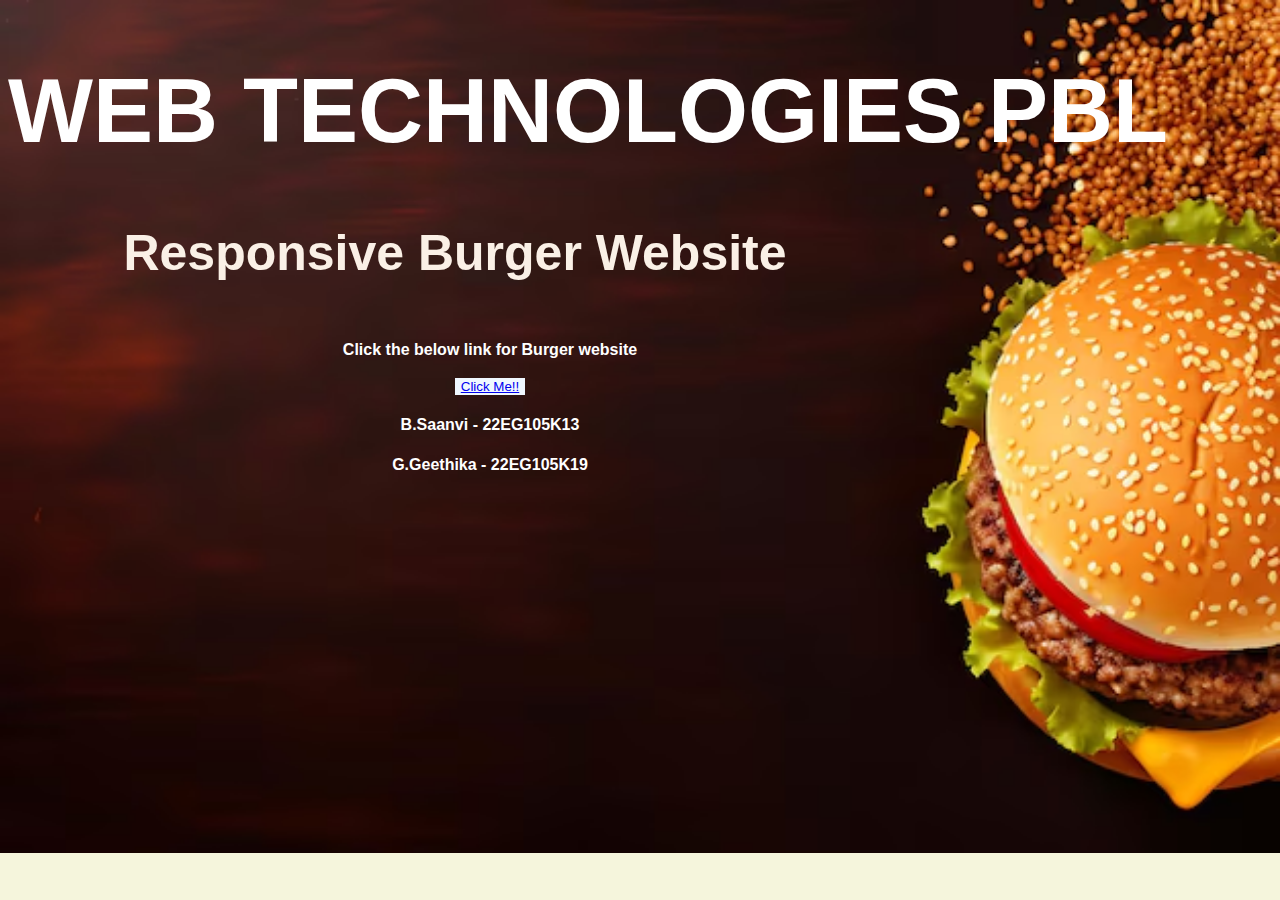
<file: index.html>
<!DOCTYPE html>
<html lang="en">
<head>
    <meta charset="UTF-8">
    <meta name="viewport" content="width=device-width, initial-scale=1.0">
    <title>Document</title>
    <style>
        body{
            background-color: beige;
            background-image: url("background.png");
            background-repeat: no-repeat;
            background-size:cover;
            font-family: 'Lucida Sans' , 'Lucida Sans Regular', 'Lucida Grande', 'Lucida Sans Unicode', Geneva, Verdana, sans-serif;
        } 
        h1{
            color:white;
            text-align: left;
            font-size: 90px;
            font-family:  sans-serif;
        }
        #head{
            font-size:50px;
            color:linen;
            text-align:center;
            margin-right: 370px;
        }
        button{
            size: 10px;
            border:10px;
            border-color: black;
            background-color:aliceblue;
            color:white;
        }
        #head1{
            color:white;
             font-display:initial;
             font-family:Arial;
             margin-right: 300px;
        }
    </style>
</head>
<body>
    <center>
       <h1>WEB TECHNOLOGIES PBL</h1>
       <h2 id="head">Responsive Burger Website</h2>
       <br>
       <b id="head1">Click the below link for Burger website</b>
       <br><br>
       <button id="head1"><a href="web.html">Click Me!!</a></button>
       <h4 id="head1">B.Saanvi - 22EG105K13 </h4>
       <h4 id="head1">G.Geethika - 22EG105K19</h4>
    </center>
</body>
</html>
</file>
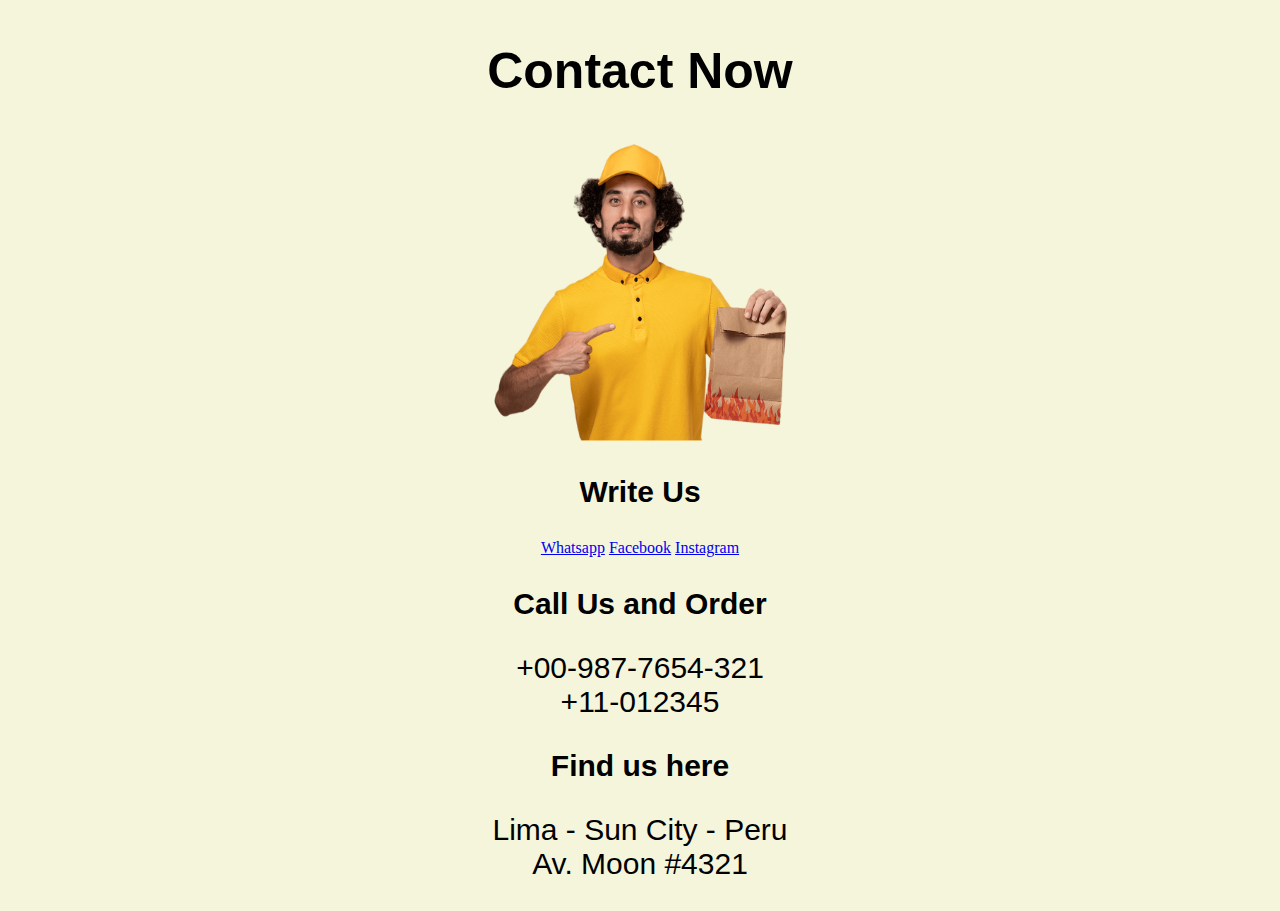
<file: c2.html>
<!DOCTYPE html>
<html lang="en">
<head>
    <meta charset="UTF-8">
    <meta name="viewport" content="width=device-width, initial-scale=1.0">
    <title>Burger Contact Page</title>
    <link rel="stylesheet" href="c2.css">
</head>
<body>
    <center>
                <h2>Contact Now</h2>
                <img src="contact-man.png" alt="Delivery Guy" class="contact-sticker1">
                    <p><strong>Write Us</strong></p>
                        <a href="#">Whatsapp</a>
                        <a href="#">Facebook</a>
                        <a href="#">Instagram</a>
                    <p><strong>Call Us and Order</strong></p>
                    <p>+00-987-7654-321<br>+11-012345</p>
                    <p><strong>Find us here</strong></p>
                    <p>Lima - Sun City - Peru<br>Av. Moon #4321</p>
                
    </center>
</body>
</html>
</file>
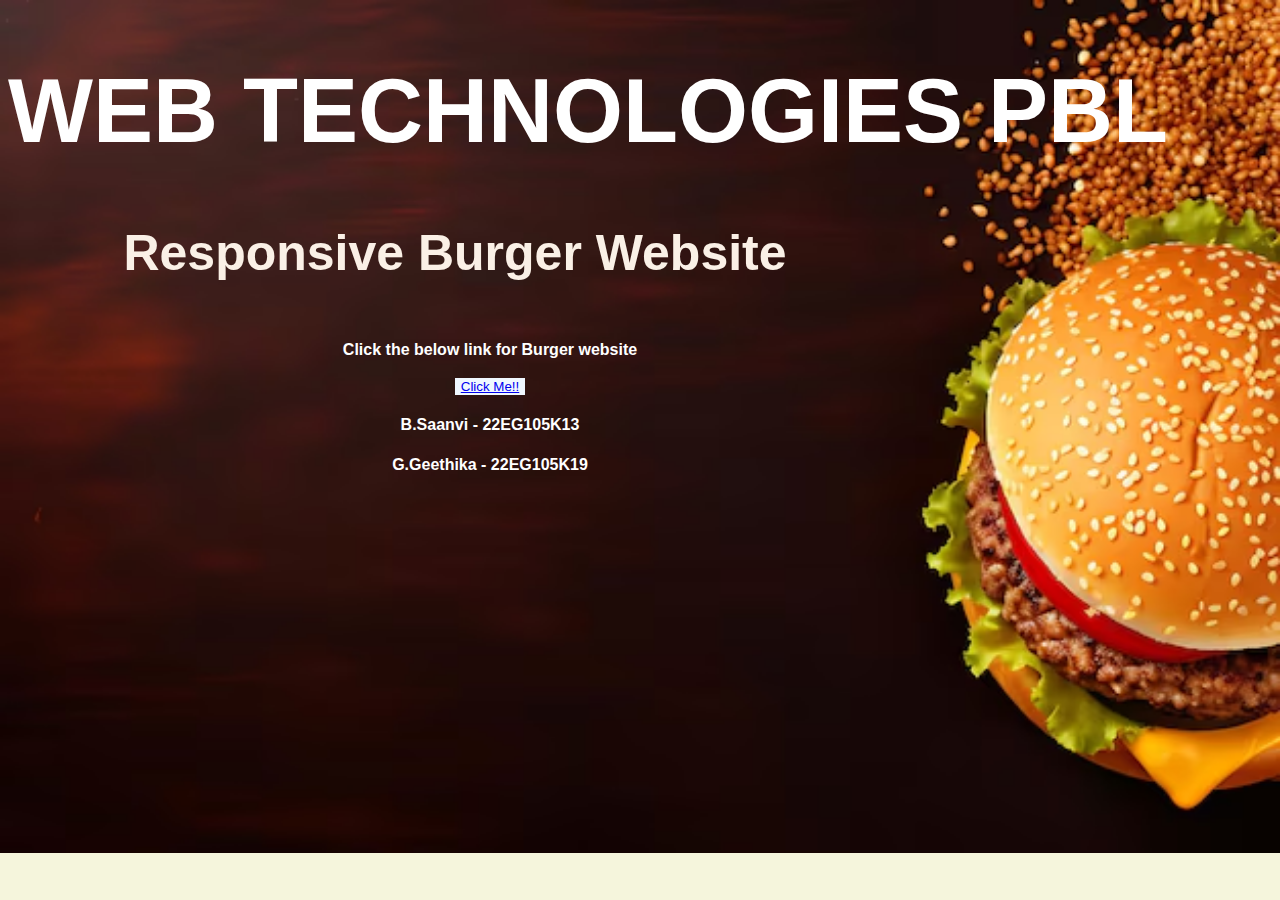
<file: main.html>
<!DOCTYPE html>
<html lang="en">
<head>
    <meta charset="UTF-8">
    <meta name="viewport" content="width=device-width, initial-scale=1.0">
    <title>Document</title>
    <style>
        body{
            background-color: beige;
            background-image: url("background.png");
            background-repeat: no-repeat;
            background-size:cover;
            font-family: 'Lucida Sans' , 'Lucida Sans Regular', 'Lucida Grande', 'Lucida Sans Unicode', Geneva, Verdana, sans-serif;
        } 
        h1{
            color:white;
            text-align: left;
            font-size: 90px;
            font-family:  sans-serif;
        }
        #head{
            font-size:50px;
            color:linen;
            text-align:center;
            margin-right: 370px;
        }
        button{
            size: 10px;
            border:10px;
            border-color: black;
            background-color:aliceblue;
            color:white;
        }
        #head1{
            color:white;
             font-display:initial;
             font-family:Arial;
             margin-right: 300px;
        }
    </style>
</head>
<body>
    <center>
       <h1>WEB TECHNOLOGIES PBL</h1>
       <h2 id="head">Responsive Burger Website</h2>
       <br>
       <b id="head1">Click the below link for Burger website</b>
       <br><br>
       <button id="head1"><a href="web.html">Click Me!!</a></button>
       <h4 id="head1">B.Saanvi - 22EG105K13 </h4>
       <h4 id="head1">G.Geethika - 22EG105K19</h4>
    </center>
</body>
</html>
</file>
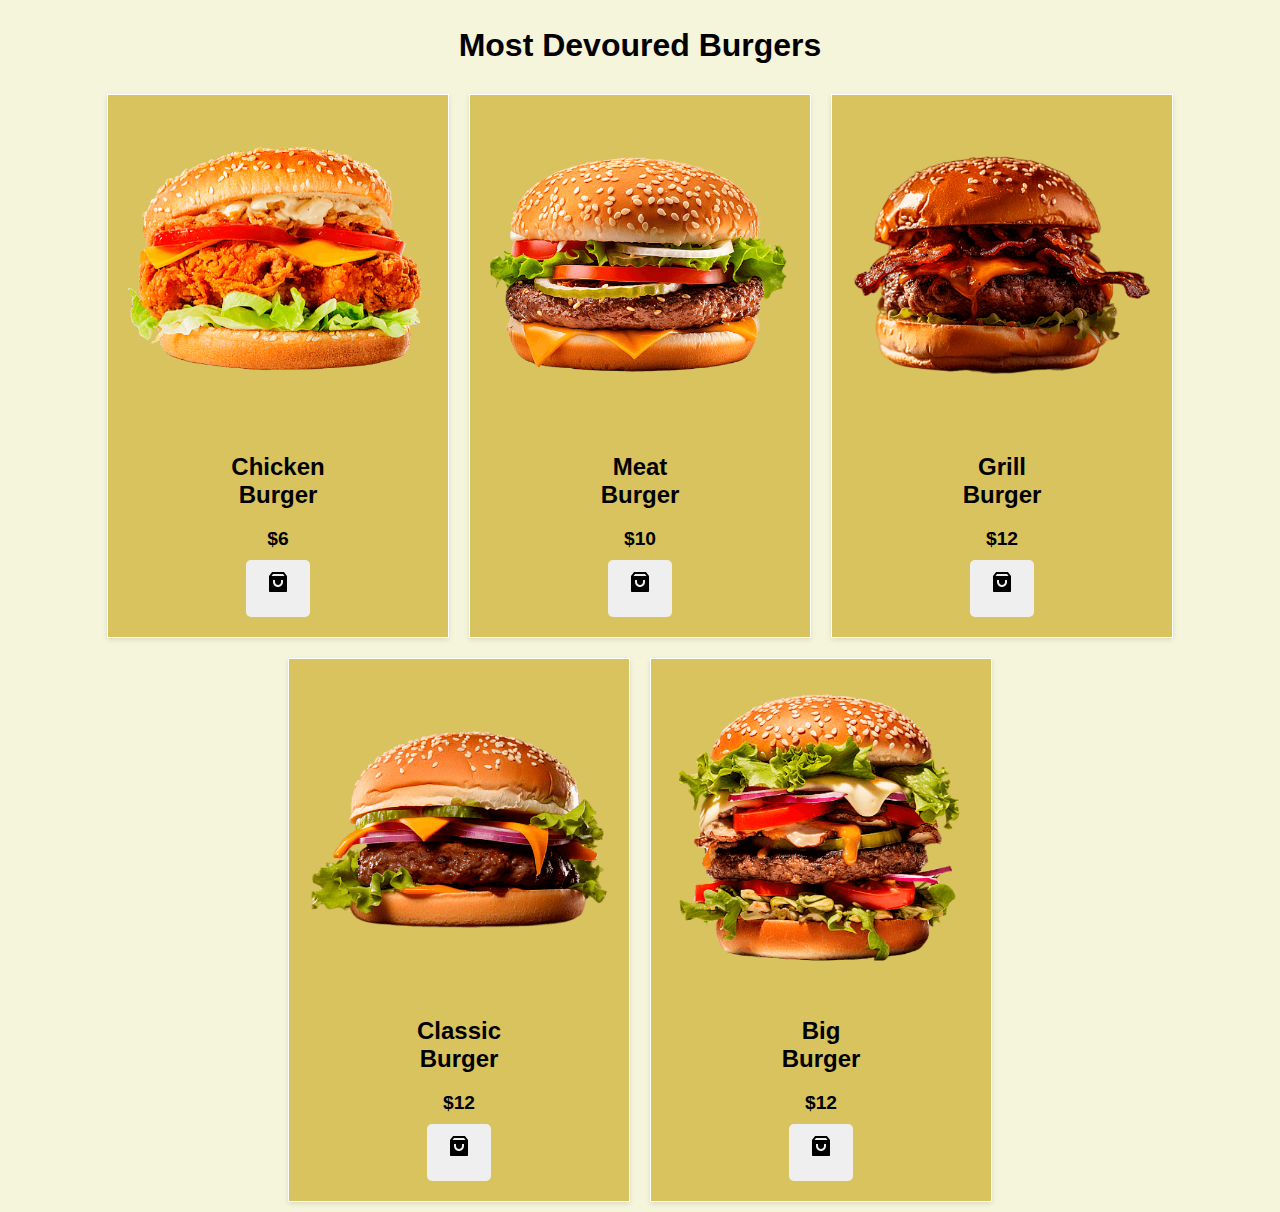
<file: p1.html>
<!DOCTYPE html>
<html lang="en">
<head>
    <meta charset="UTF-8">
    <meta name="viewport" content="width=device-width, initial-scale=1.0">
    <title>Responsive Burger Website</title>
    <link rel="stylesheet" href="p1.css">
</head>
<body>
    <main>
        <div class="container">
            <h2>Most Devoured Burgers</h2>
            <div class="burgers">
                <div class="burger">
                    <img src="popular-burger-chicken.png" alt="Chicken Burger">
                    <h3>Chicken <br> Burger</h3>
                    <p>$6</p>
                    <button><img src="shopping-bag-3-fill.png"></button>
                </div>
                <div class="burger">
                    <img src="popular-burger-meat.png" alt="Meat Burger">
                    <h3>Meat <br> Burger</h3>
                    <p>$10</p>
                    <button><img src="shopping-bag-3-fill.png"></button>
                </div>
                <div class="burger">
                    <img src="popular-burger-grill.png" alt="Grill Burger">
                    <h3>Grill <br> Burger</h3>
                    <p>$12</p>
                    <button><img src="shopping-bag-3-fill.png"></button>
                </div>
                <div class="burger">
                    <img src="popular-burger-classic.png" alt="Classic Burger">
                    <h3>Classic <br> Burger</h3>
                    <p>$12</p>
                    <button><img src="shopping-bag-3-fill.png"></button>
                </div><div class="burger">
                    <img src="popular-burger-big.png" alt="Big Burger">
                    <h3>Big <br> Burger</h3>
                    <p>$12</p>
                    <button><img src="shopping-bag-3-fill.png"></button>
                </div>
            </div>
        </div>
    </main>
    <footer>
</body>
</html>
</file>
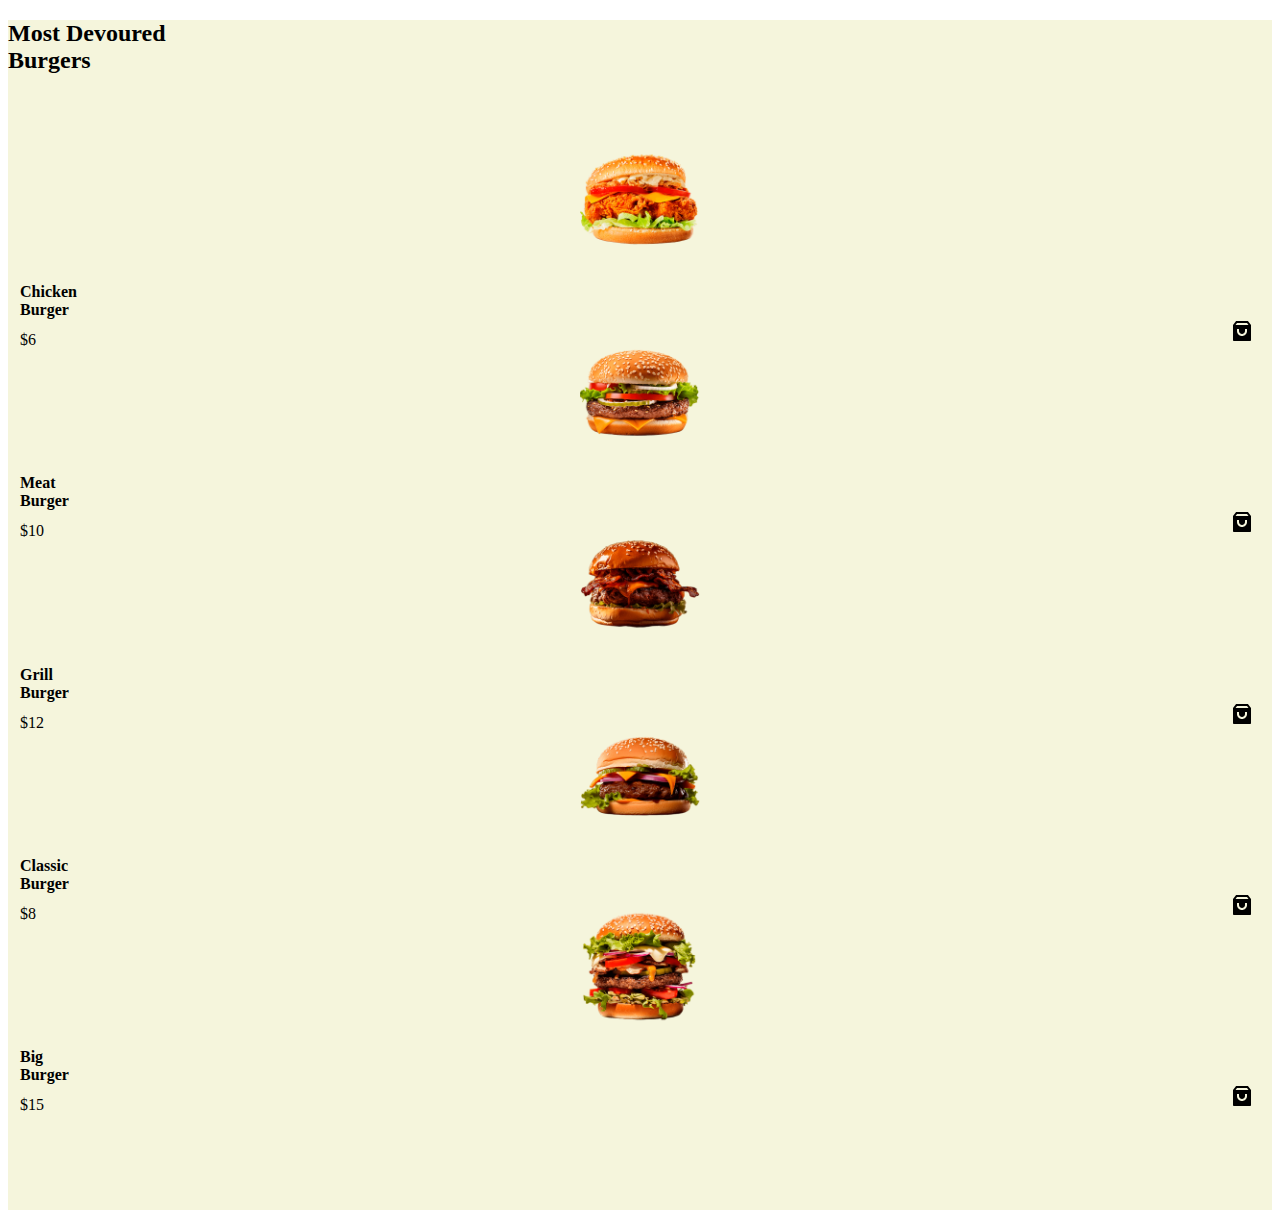
<file: popular.html>
<!DOCTYPE html>
<html lang="en">
<head>
    <meta charset="UTF-8">
    <meta name="viewport" content="width=device-width, initial-scale=1.0">
    <link rel="stylesheet" href="popular.css">
</head>
<body>
<section class="popular section" id="popular">
    <h2 class="section__title">Most Devoured <br> Burgers</h2>

    <div class="popular__container container grid">
        <article class="popular__card"> 
            <img src="popular-burger-chicken.png" alt="image" class="popular__img">

            <h2 class="popular__title">Chicken <br> Burger</h2>
            <span class="popular__price">$6</span>

            <button class="popular__button">
                <img src="shopping-bag-3-fill.png">
            </button>
        </article>

        <article class="popular__card"> 
            <img src="popular-burger-meat.png" alt="image" class="popular__img">

            <h2 class="popular__title">Meat <br> Burger </h2>
            <span class="popular__price">$10</span>

            <button class="popular__button">
                <img src="shopping-bag-3-fill.png">
            </button>
        </article>

        <article class="popular__card"> 
            <img src="popular-burger-grill.png" alt="image" class="popular__img">

            <h2 class="popular__title">Grill <br>  Burger</h2>
            <span class="popular__price">$12</span>

            <button class="popular__button">
                <img src="shopping-bag-3-fill.png">
            </button>
        </article>

        <article class="popular__card"> 
            <img src="popular-burger-classic.png" alt="image" class="popular__img">

            <h2 class="popular__title">Classic <br> Burger</h2>
            <span class="popular__price">$8</span>

            <button class="popular__button">
                <img src="shopping-bag-3-fill.png">
            </button>
        </article>

        <article class="popular__card"> 
            <img src="popular-burger-big.png" alt="image" class="popular__img">

            <h2 class="popular__title">Big <br> Burger</h2>
            <span class="popular__price">$15</span>

            <button class="popular__button">
                <img src="shopping-bag-3-fill.png">
            </button>
        </article>
    </div>
</section>
</body>
</html>
</file>
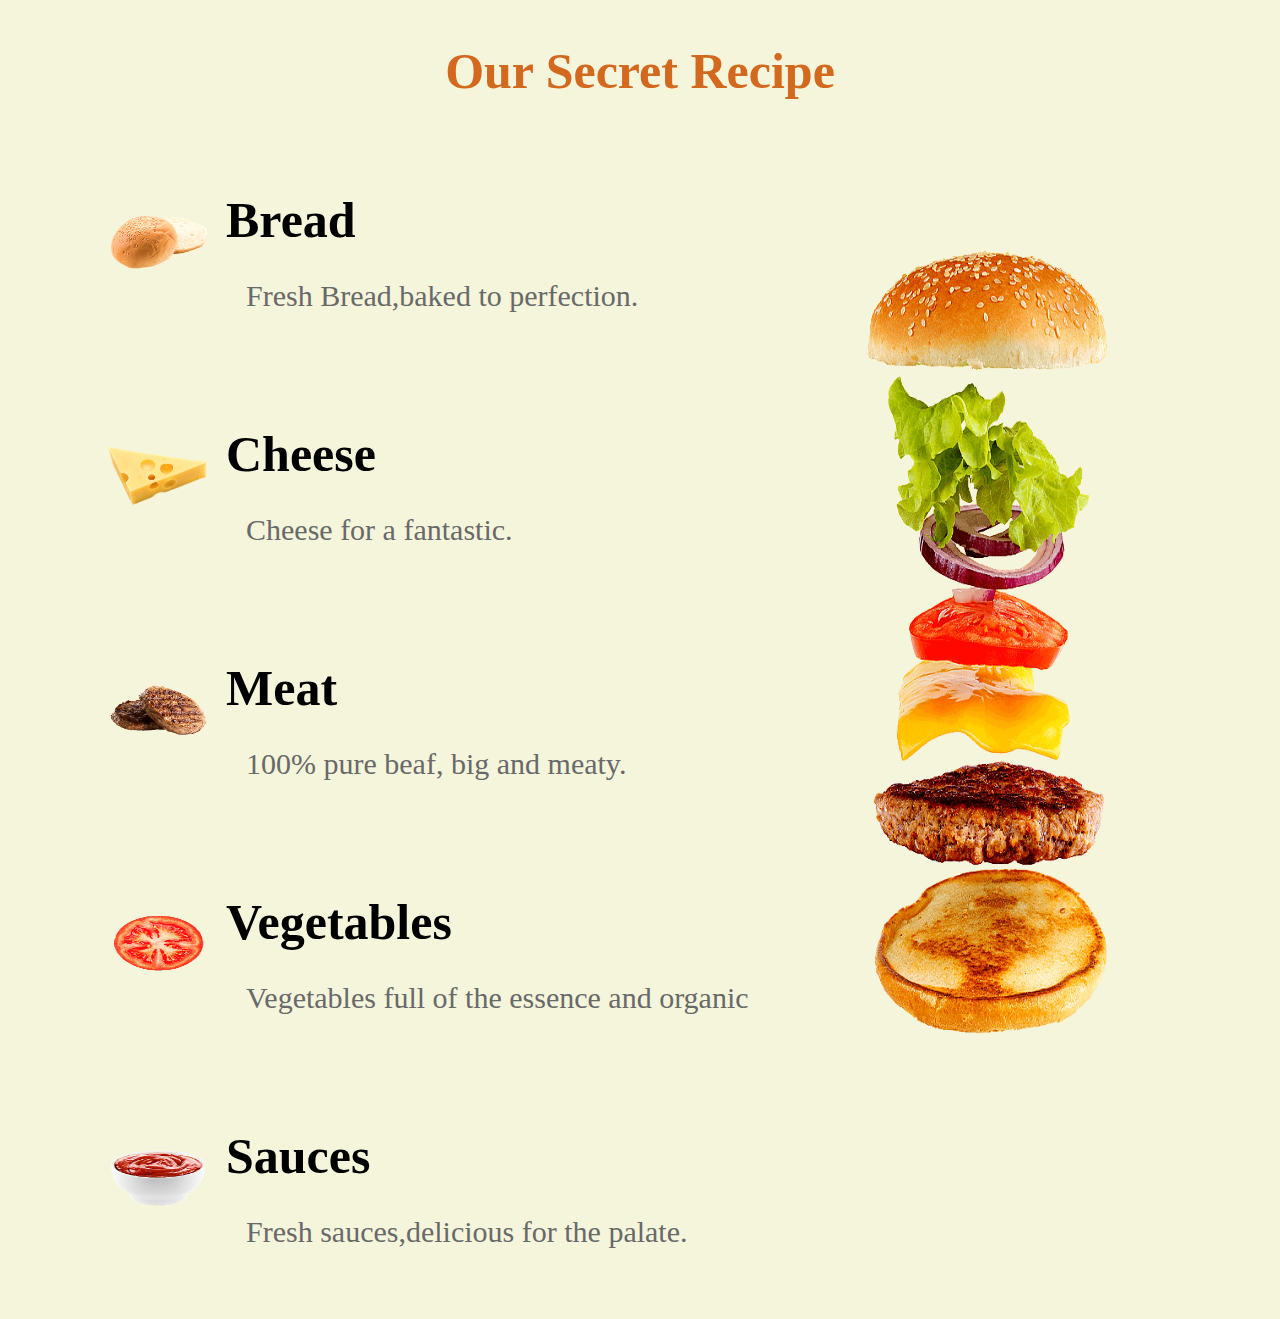
<file: recipe.html>
<!DOCTYPE html>
<html lang="en">
<head>
    <meta charset="UTF-8">
    <meta name="viewport" content="width=device-width, initial-scale=1.0">
    <title>Document</title>
    <link rel="stylesheet" href="recipe.css">
</head>
<body>
    
    <!---======RECIPE========-->

<section class="recipe_section" id="recipe">
    <h2 class="section_title">Our Secret Recipe</h2>
    <div class="recipe_image">
        <img src="recipe_burger.png" alt="image" class="recipe_img">
    </div>
  
    
    <div class="recipe_container">
    
        <div class="recipe_data">
            <div class="recipe_card">
                <div class="recipe_box">
                    <img src="recipe_bread.png" alt="image">
                </div>
                <div>
                    <h3 class="recipe_title">Bread</h3>
                    <p class="recipe_description">Fresh Bread,baked to perfection.</p>
                </div>
            </div>
    
            <div class="recipe_card">
                <div class="recipe_box">
                    <img src="recipe_cheese.png" alt="image">
                </div>
                <div>
                    <h3 class="recipe_title">Cheese</h3>
                    <p class="recipe_description">Cheese for a fantastic.</p>
                </div>
            </div>
            <div class="recipe_card">
                <div class="recipe_box">
                    <img src="recipe_meat.png" alt="image">
                </div>
                <div>
                    <h3 class="recipe_title">Meat</h3>
                    <p class="recipe_description">100% pure beaf, big and meaty.</p>
                </div>
            </div>
    
            <div class="recipe_card">
                <div class="recipe_box">
                    <img src="recipe_vegetable.png" alt="image">
                </div>
                <div>
                    <h3 class="recipe_title">Vegetables</h3>
                    <p class="recipe_description">Vegetables full of the essence and organic</p>
                </div>
            </div>
            <div class="recipe_card">
                <div class="recipe_box">
                    <img src="recipe_sauce.png" alt="image">
                </div>
                <div>
                    <h3 class="recipe_title">Sauces</h3>
                    <p class="recipe_description">Fresh sauces,delicious for the palate.</p>
                </div>
            </div>
        </div>
    </div>
    </section>
    
</body>
</html>
</file>
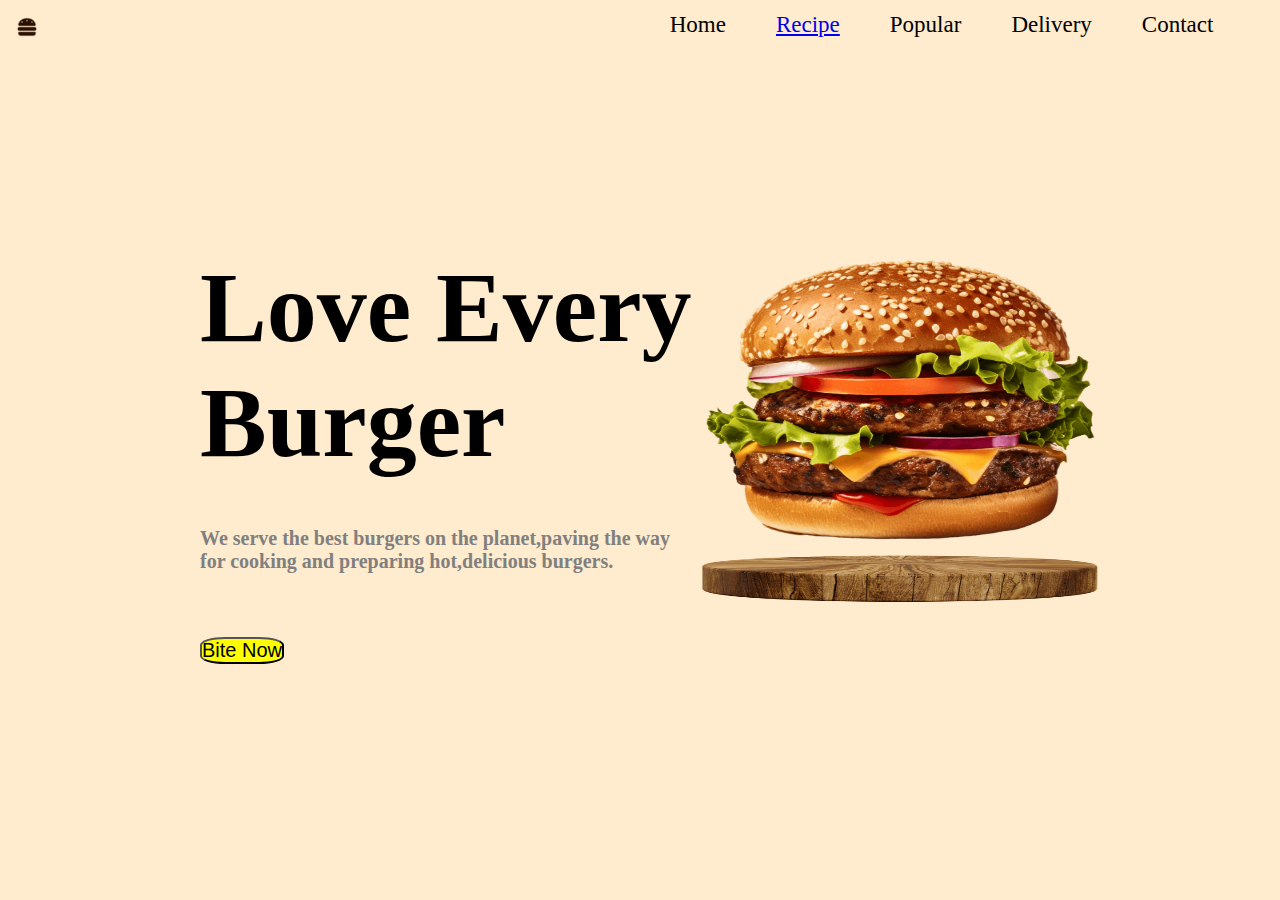
<file: website.html>
<!DOCTYPE html>
<html lang="en">
<head>
    <meta charset="UTF-8">
    <meta name="viewport" content="width=device-width, initial-scale=1.0">
    <title>Responsive Burger Website</title>
    <link rel="stylesheet" href="s1.css">
</head>
<body>
  <header>
    <nav>
      <section id="sec1">
        <div id="b2">
          <img src="logo.png" height="20px" width="20px">
        </div>
      </section>
      <div id="item1">
        <ul>
          <li>Home</li>
          <li><a href="recipe.html">Recipe</a></li>
          <li>Popular</li>
          <li>Delivery</li>
          <li>Contact</li>
        </ul>
      </div>
    </nav>
  </header>
  <section id="sec">
    <div id="web"><h1>Love Every</h1>
    <h1>Burger</h1>
    <br>
    <h6 id="h6">We serve the best burgers on the planet,paving the way for cooking and preparing hot,delicious burgers.</h6>
    <br>
    <button>Bite Now</button>
    </div>
    <div id="burgers">
      <img src="bu.png" height="300px" width="400px"><br>
      <img src="base.png" height="50px" width="400px">
    </div>
</section>
</body>
</file>
<file: c2.css>
body{
    background-color: beige;
}
h2{
    font-family: Arial, Helvetica, sans-serif;
    font-size: 50px;
}
p{
    font-size: 30px;
    font-family: Arial;
}
.contact-sticker1{
    height:300px;
    width:300px;
}
</file>
<file: p1.css>
body {
    font-family:'Lucida Sans', 'Lucida Sans Regular', 'Lucida Grande', 'Lucida Sans Unicode', Geneva, Verdana, sans-serif;
    background-color: beige;
    text-align: center;
    margin: 0;
    padding: 0;
}

.container {
    width: 90%;
    max-width: 1200px;
    margin: 0 auto;
}

h2 {
    font-size: 2rem;
    margin-bottom: 20px;
}

.burgers {
    display: flex;
    flex-wrap: wrap;
    justify-content: center;
}

.burger {
    width: 300px;
    margin: 10px;
    padding: 20px;
    border: 1px solid white;
    background-color:#d9c35e;
    box-shadow: 0 2px 5px rgba(0, 0, 0, 0.1);
    text-align: center;
}

.burger img {
    max-width: 100%;
    height: auto;
    margin-bottom: 10px;
}

.burger h3 {
    font-size: 1.5rem;
    margin-bottom: 5px;
}

.burger p {
    font-size: 1.2rem;
    font-weight: bold;
    margin-bottom: 10px;
}

.burger button {
    color: black;
    border: none;
    padding: 10px 20px;
    font-weight: bold;
    border-radius: 5px;
    cursor: pointer;
    transition: background-color 0.3s ease;
}

.burger button:hover {
    background-color: #d9c35e;
}
</file>
<file: popular.css>
.popular{
    background-color:beige ;
}

.popular__container{
    padding-block: 5rem;
    grid-template-columns: repeat(2,1fr);
    gap: 2rem 1.5rem;
}
.popular__card{
    position: relative;
    padding: 6rem .75rem 1rem;
    border-radius: 1rem;
    border: 4px solid var(white);
}
.popular__img{
    position: absolute;
    top: -2rem;
    left: 0;
    right: 0;
    width: 120px;
    margin: 0 auto;
    filter: drop-shadow(3px);
    transition: transform .4s;
}

.popular__title{
    font-size: var(--normal-font-size);
    margin-bottom: .75rem;
}

.popular__price{
    color:black;
    font-family: var(--second-font);
    font-size: var(--h2-font-size);
}

.popular__button{
    position: absolute;
    right: .75rem;
    bottom: 1rem;
    outline: none;
    border:none;
    background-color: var(--second-color);
    color:white;
    padding: 6px;
    border-radius: .5rem;
    font-size: 1.25rem;
    display: inline-flex;
    cursor: pointer;
}

.popular__card:hover .popular__img{
    transform: translateY(-.5rem);
}
</file>
<file: recipe.css>
body{
    background-color:beige;
}
.section_title{
    color:chocolate;
    text-align: center;
    font-family: Cambria, Cochin, Georgia, Times, 'Times New Roman', serif;
    font-size: 50px;
}
.recipe{
    overflow:hidden;

}

.recipe_container{
grid-template-columns: .5fr 1fr;
column-gap:1rem;
padding-bottom:2rem;
}

.recipe_image{

    position:relative;
    display:grid;
    place-items:center;
}

.recipe_img{
    position:absolute;
    max-width: initial;
    width:250px;
    height:800px;
    right: 10rem;
    margin-top: 1000px;
    filter: var(--shadow-big-img);
}
.recipe_data{
    display:grid;
    row-gap: 2rem;

}
.recipe_card{
    display:flex;
    align-items: center;
    column-gap: .5rem;

}

.recipe_box{
width:60px;
height:60px;
flex-shrink: 0;
background-color:var(--first-color--);
border: 3px solid var(--container-color);
border-radius: .75rem;
display:grid;
place-items: center;
}

.recipe_box img{
    margin-left: 100px;
    width:100px;
    height:60px;
    filter:var(--shadow-small-img);
}

.recipe_title{
    margin-left: 150px;
    font-size: 50px;
    margin-bottom: .5rem;
}
.recipe_description{
    margin-left: 170px;
    font-size: 30px;
    color:dimgray;
}
.recipe_card:nth-child(even).recipe_box{
    order:1;
}
</file>
<file: s1.css>
*{
    margin: 0px;
    padding: 0px;
}
body{
    background-color:blanchedalmond;
}
li:hover{
text-decoration: underline;
}

nav{
    display:flex;
    justify-content: space-around;
    height: 50px;
    align-items: center;
}
nav ul{
    display: flex;
    justify-content: space-around;
}
nav ul li{
    list-style: none;
    padding-right: 50px;
}
#web{
    font-size: 40px;
    width:500px;
}
#sec{
    display: flex;
    margin-left: 200px;
    margin-top: 200px;
}
#burgerss{
    margin-left: 200px;
    margin-bottom: 300px;
}
button{
    border-radius: 30%;
    background-color: yellow;
    font-size: 50%;
}
#h6{
    color:grey;
    font-size: 50%;
}
#sec2{
    display: flex;
    justify-content: space-around;
    margin-left: 20px;
    padding-top: 50px;
}
#b2{
    margin-top: 40%;
    size: 30px;
}
#item1{
    padding-left:600px;
    font-size: 23px;
}
h1{
    font-size:100px;
}
</file>
